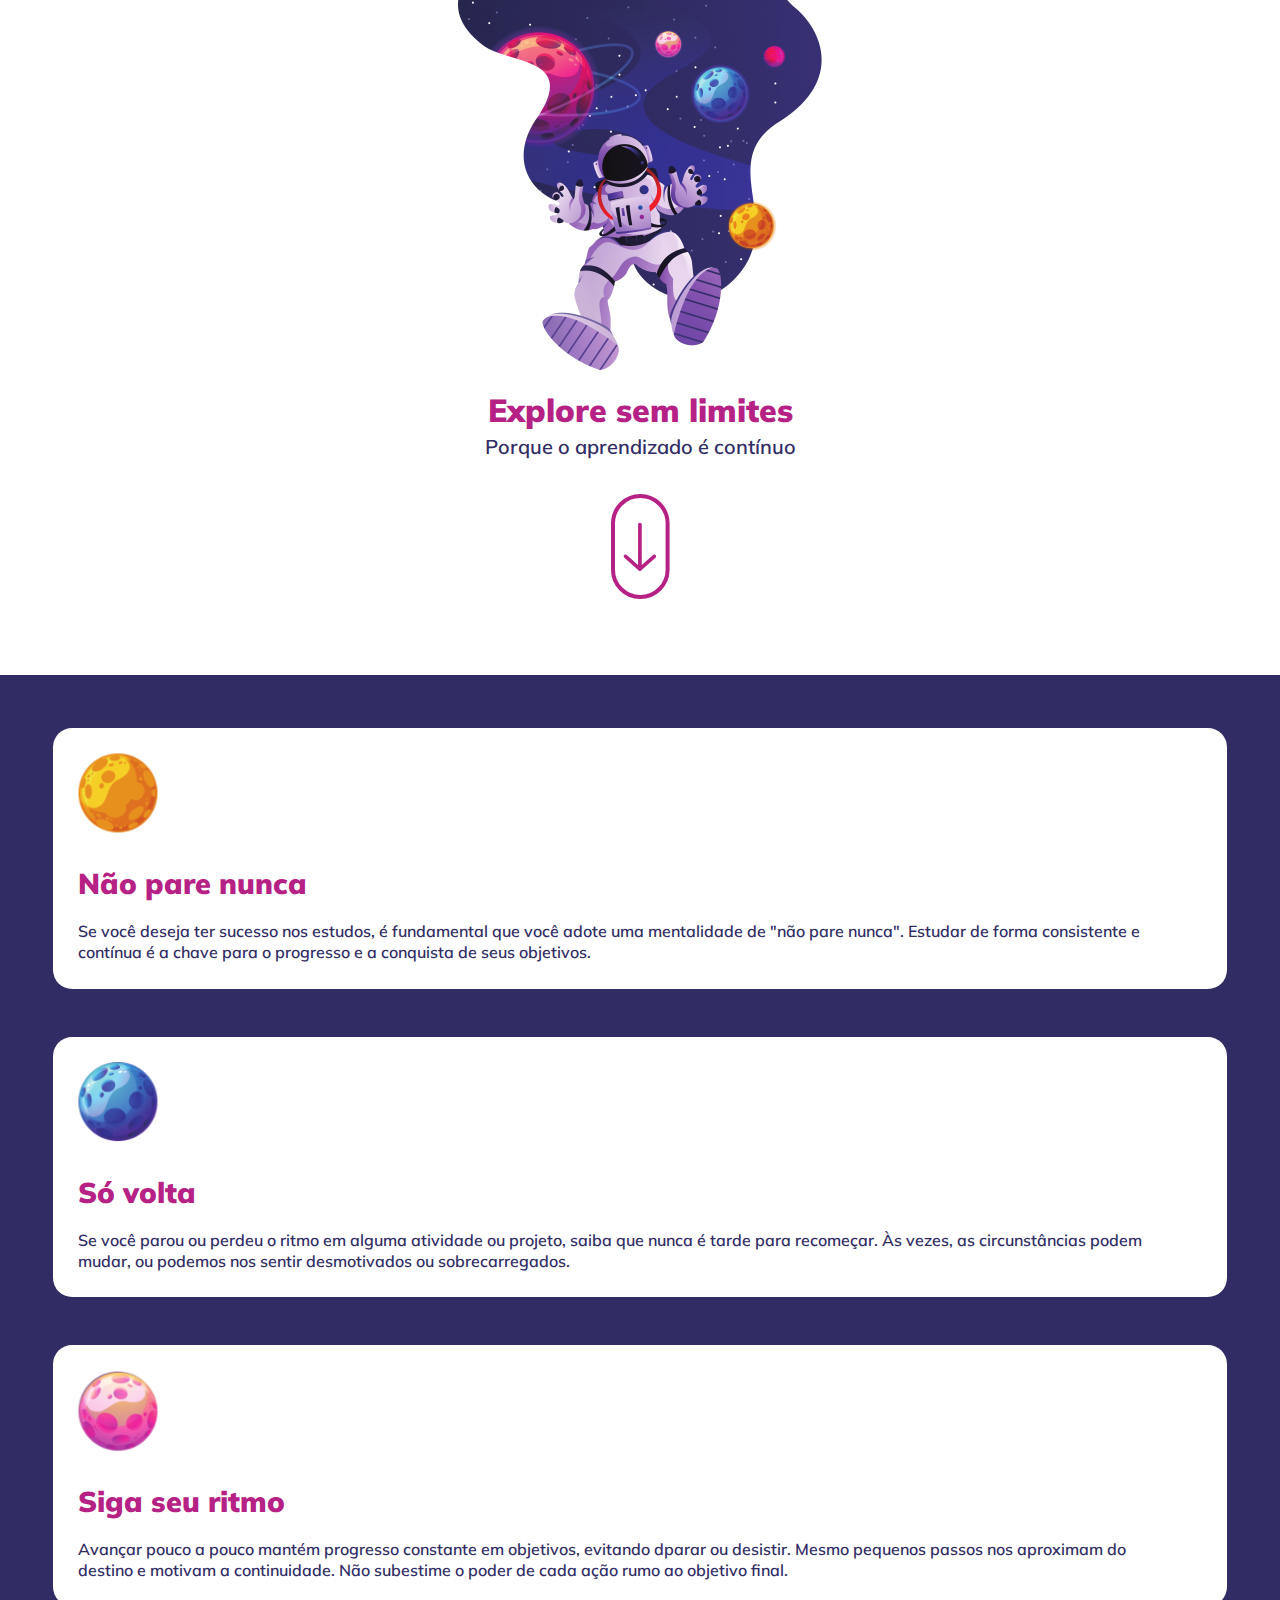
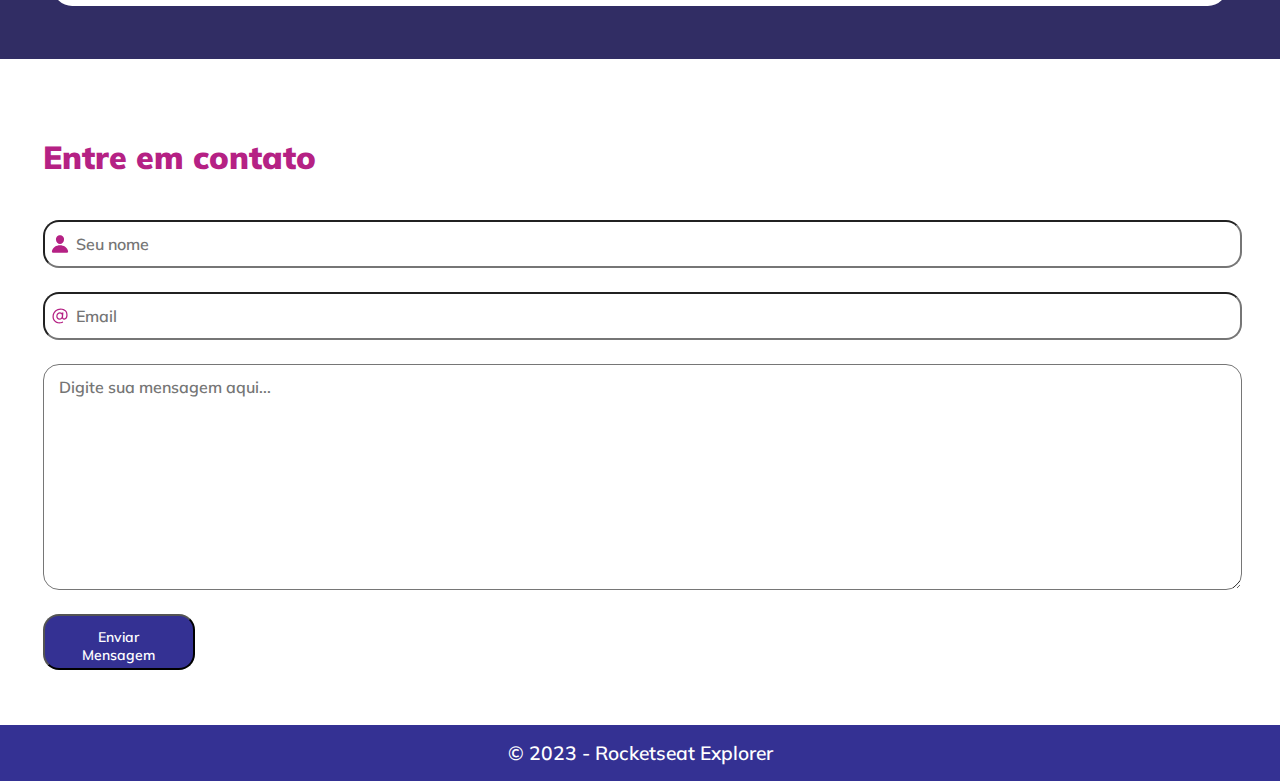
<file: DESAFIO_EXPLORE-SEM-LIMITES/index.html>
<!DOCTYPE html>
<html lang="pt-br">
<head>
  <link rel="preconnect" href="https://fonts.googleapis.com">
  <link rel="preconnect" href="https://fonts.gstatic.com" crossorigin>
  
  <meta charset="UTF-8">
  <meta name="viewport" content="width=device-width, initial-scale=1.0">
  <title>Desafio - Explore Sem Limites</title>
  
  <link href="https://fonts.googleapis.com/css2?family=Mulish:ital,wght@0,200..1000;1,200..1000&display=swap" rel="stylesheet">
  <link rel="stylesheet" href="style.css">
</head>

<body>
  <header>
    <div class="header-container">

      <div class="image-container" id="astronaut-image">
        <img src="public/images/header_img1.svg" alt="">
      </div>
      
      <div class="title-container">
        <h1>Explore sem limites</h1>
        <h2>Porque o aprendizado é contínuo</h2>
      </div>
      
      <div class="image-container" id="roll-button">
        <img src="public/images/header_img2.svg" alt="">
      </div>
      
    </div>

  </header>

  <main>
    <div class="figure-container">

      <figure>
        <img src="public/images/main_img1.svg" alt="">
        <figcaption>Não pare nunca</figcaption>
        <p>Se você deseja ter sucesso nos estudos, é fundamental que você adote uma mentalidade de "não pare nunca". Estudar de forma consistente e contínua é a chave para o progresso e a conquista de seus objetivos.</p>
      </figure>
      
      <figure>
        <img src="public/images/main_img2.svg" alt="">
        <figcaption>Só volta</figcaption>
        <p>Se você parou ou perdeu o ritmo em alguma atividade ou projeto, saiba que nunca é tarde para recomeçar. Às vezes, as circunstâncias podem mudar, ou podemos nos sentir desmotivados ou sobrecarregados.</p>
      </figure>
      
      <figure>
        <img src="public/images/main_img3.svg" alt="">
        <figcaption>Siga seu ritmo</figcaption>
        <p>Avançar pouco a pouco mantém progresso constante em objetivos, evitando  dparar ou desistir. Mesmo pequenos passos nos aproximam do destino e motivam a continuidade. Não subestime o poder de cada ação rumo ao objetivo final.</p>
      </figure>
    </div>

  </main>

  <form>

    <h2>Entre em contato</h2>

    <div class="form-container">
      <input type="text" class="icon-name-input" placeholder="Seu nome">
      <input type="text" class="icon-email-input" placeholder="Email">
      <textarea name="" id="" cols="30" rows="10" placeholder="Digite sua mensagem aqui..."></textarea>
      <button>Enviar Mensagem</button>

    </div>
  </form>

  <footer>
    <div class="footer-container">
      <p>© 2023 - Rocketseat Explorer</p>

    </div>
  </footer>

</body>
</html>
</file>
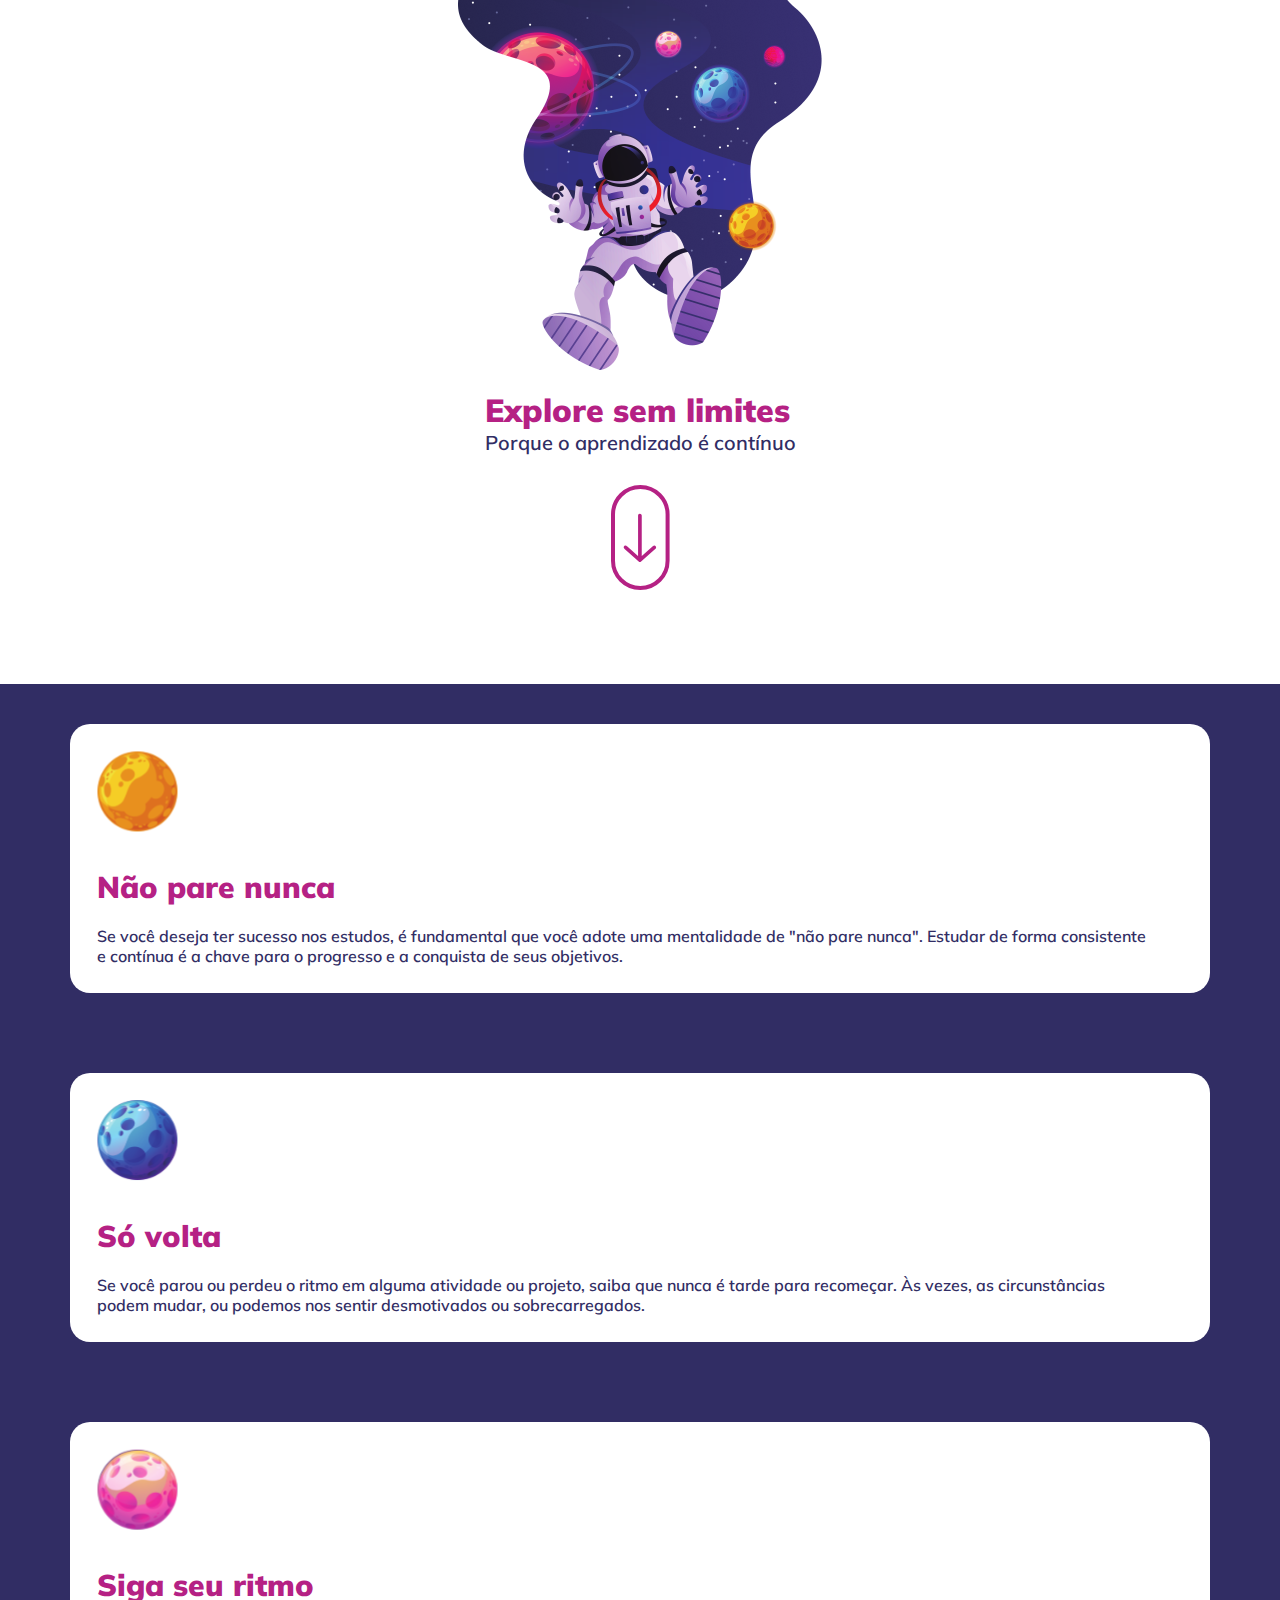
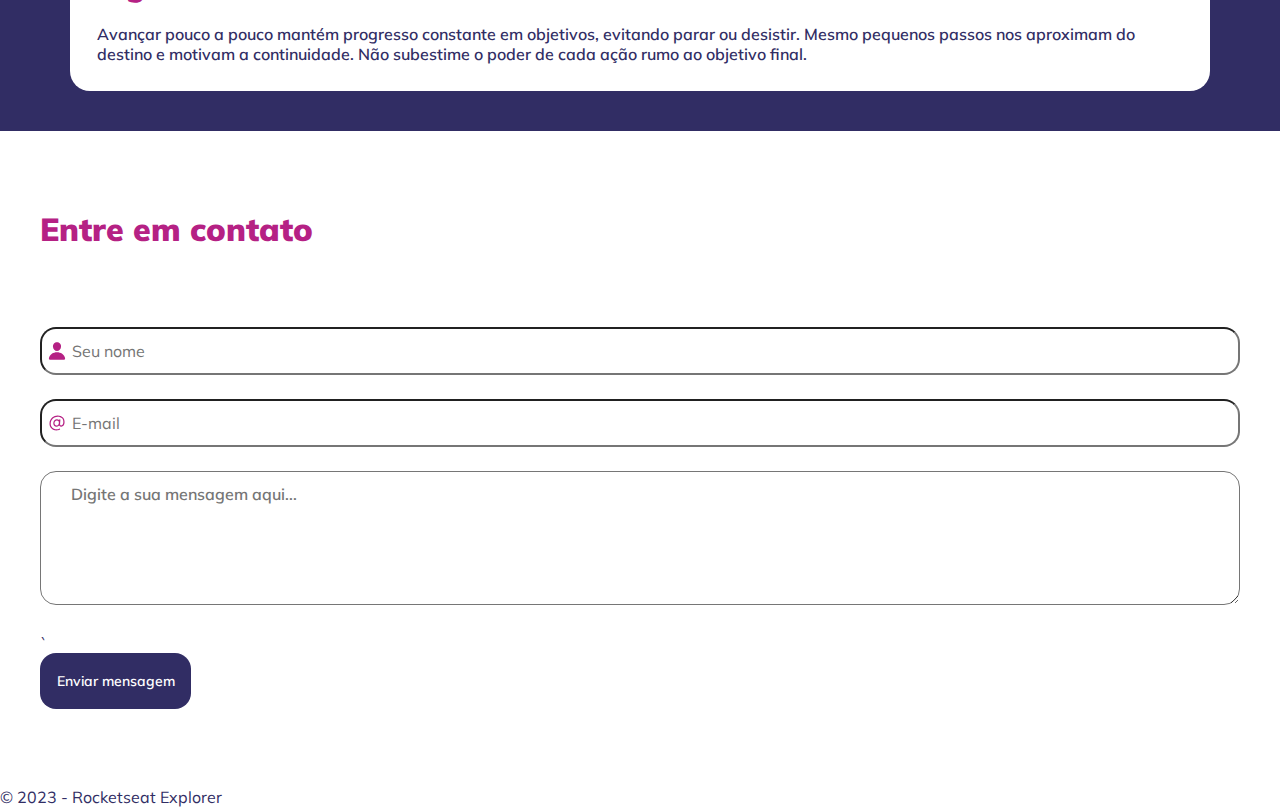
<file: DESAFIO_EXPLORE-SEM-LIMITES/backup/index.html>
<!DOCTYPE html>
<html lang="pt-br">
<head>
  <link rel="preconnect" href="https://fonts.googleapis.com">
  <link rel="preconnect" href="https://fonts.gstatic.com" crossorigin>
  
  <meta charset="UTF-8">
  <meta name="viewport" content="width=device-width, initial-scale=1.0">
  <title>Desafio - Explore sem limites!</title>

  <link href="https://fonts.googleapis.com/css2?family=Mulish:ital,wght@0,200..1000;1,200..1000&display=swap" rel="stylesheet">

  <link rel="stylesheet" href="style.css">
</head>
<body>
  
  <main>
    <div class="main-image-wrapper">
      <img src="images/main.svg" alt="">
    </div>
    <div class="main-content-wrapper">
      <h1>Explore sem limites</h1>
      <h2>Porque o aprendizado é contínuo</h2>
    </div>
    <div class="roll-image-wrapper">
      <img src="images/main_scroll.svg" alt="">
    </div>

  </main>

  <section class="figure-section">
    <figure>
      <figcaption>
        <img src="images/section_img1.svg" alt="">
        <h2>Não pare nunca</h2>
        <p>Se você deseja ter sucesso nos estudos, é fundamental que você adote uma mentalidade de "não pare nunca". Estudar de forma consistente e contínua é a chave para o progresso e a conquista de seus objetivos.</p>
      </figcaption>
    </figure>

    <figure>
      <figcaption>
        <img src="images/section_img2.svg" alt="">
        <h2>Só volta</h2>
        <p>Se você parou ou perdeu o ritmo em alguma atividade ou projeto, saiba que nunca é tarde para recomeçar. Às vezes, as circunstâncias podem mudar, ou podemos nos sentir desmotivados ou sobrecarregados.</p>
      </figcaption>
    </figure>

    <figure>
      <figcaption>
        <img src="images/section_img3.svg" alt="">
        <h2>Siga seu ritmo</h2>
        <p>Avançar pouco a pouco mantém progresso constante em objetivos, evitando parar ou desistir. Mesmo pequenos passos nos aproximam do destino e motivam a continuidade. Não subestime o poder de cada ação rumo ao objetivo final.</p>
      </figcaption>
    </figure>

 
  </section>

  <section>
    <form id="contact_us-form" class="form-container-wrapper">

      <h2>Entre em contato</h2>
      <div class="form-container">
        
  
        <fieldset>
          <div class="input-wrapper">
            <input type="text" class="icon-name-input" placeholder="Seu nome">
          </div>
        </fieldset>
  
        <fieldset>
          <div class="input-wrapper">
            <input type="text" class="icon-email-input" placeholder="E-mail">
          </div>
        </fieldset>
  
        <fieldset>
          <div class="input-wrapper">
            <textarea class="textarea-input" id="mentor-feedback" cols="30" rows="6" placeholder="Digite a sua mensagem aqui..."></textarea>   
          </div>
        </fieldset>
        `
        <div class="button-container">
          <input type="submit" class="button" form="contact_us-form" value="Enviar mensagem">
        </div>
      </div>      

    </form>
  </section>

  <footer>
    <p>© 2023 - Rocketseat Explorer</p>

  </footer>
</body>
</html>
</file>
<file: DESAFIO_EXPLORE-SEM-LIMITES/style.css>
* {
  margin: 0;
  padding: 0;
  box-sizing: border-box;
  text-decoration: none;
}

:root {
  font-family: "Mulish", sans-serif;
}

.header-container {
  display: flex;
  flex-direction: column;
  align-items: center;
  margin-bottom: 3.5rem;
}

.image-container {
  margin-bottom: 1rem;
}

.title-container {
  margin-bottom: 2.2rem;
}

.header-container .title-container {
  display: flex;
  flex-direction: column;
  align-items: center;
  gap: 0.3rem;
}

.title-container h1 {
  color: #B52184;
  font-size: 2rem;
  font-weight: 900;
  line-height: 2.5rem;
}

.title-container h2 {
  color: #312D64;
  font-weight: 600;
  font-size: 1.25rem;
  line-height: 1.5rem;
}

main {
  background-color: #312D64;
  padding: 3.3rem;
}

.figure-container {
  
  display: flex;
  flex-direction: column;
  align-items: center;
  gap: 3rem;

}

figure {
  display: flex;
  flex-direction: column;
  background-color: white;
  padding: 1.6rem 3.7rem 1.6rem 1.6rem;
  border-radius: 1.2rem;
}

figure img {
  width: 5rem;
  height: 5rem;
  margin-bottom: 2rem;
}

figure figcaption {
  font-size: 1.8rem;
  font-weight: 900;
  line-height: 2.3rem;
  color: #B52184;
  margin-bottom: 1.2rem;
}

figure p {
  font-size: 1rem;
  color: #312D64;
  font-weight: 600; 
  line-height: 1.3rem;
}

form {
  padding: 4.9rem 2.4rem 3.4rem 2.7rem;
}

form h2 {
  color: #B52184;
  font-size: 32px;
  font-weight: 900;
  margin-bottom: 2.7rem;
}

.form-container {
  display: flex;
  flex-direction: column;
  gap: 1.5rem;
}

input, textarea, button {
  border-radius: 1rem;
  padding: 0.75rem 1rem 0.75rem 0.9rem;

  color: #312D64;

  font-family: Mulish;
  font-size: 1rem;

  font-weight: 600;

}

input {
  height: 3rem;
}

.icon-name-input {
  background-image: url('public/images/form_img1.svg');
}

.icon-email-input {
  background-image: url('public/images/form_img2.svg');
}

.icon-name-input, .icon-email-input {
  padding-left: 1.9rem; /* espaço para o ícone */
  background-size: 1.25rem; /* ajuste conforme necessário */
  background-repeat: no-repeat;
  background-position: 0.3rem center; /* ajuste conforme necessário */
}

button {
  width: 9.5rem;
  height: 3.5rem;
  border-radius: 1rem;
  background-color: #343193;
  color: white;
  font-size: 0.875rem;
}

.footer-container {
  background-color: #343193;

  
  display: flex;
  flex-direction: column;
  align-items: center;
  padding: 1rem;
}

.footer-container p {

  font-size: 1.2rem;
  color: white;
  font-weight: 600;

}

@media (min-width: 1440px) {

  .header-container {
    display: grid;

    grid-template-areas:
    'title-container astronaut'
    'roll-button astronaut';
  }

  #astronaut-image {
    grid-area: astronaut;

  }

  #astronaut-image img {
    width: 70%;
    max-width: 70%;
    height: auto;
  }
  
  .title-container h1 , .title-container h2 {
    grid-area: title-container;
    width: 80%; /* Ou o valor desejado em porcentagem */
    max-width: 80%; /* Certifique-se de que não ultrapasse a largura do contêiner pai */
    margin-left: auto;
    margin-right: auto;
  }
  
  .title-container h1 {
    font-size: 3vw;
    margin-bottom: 1rem;
  }

  .title-container h2 {
    font-size: 2vw;
  }

  #roll-buitton {
    grid-area: roll-button;
  }

  .figure-container {
    flex-direction: row;
  }

  .image-container {
    margin-left: 6.8rem;
  }
}
</file>
<file: DESAFIO_EXPLORE-SEM-LIMITES/backup/style.css>
* {
  margin: 0;
  padding: 0;
  box-sizing: border-box;
  text-decoration: none;
}
:root {
  font-family: "Mulish", sans-serif;
  font-size: 16px;
  color: #312D64;
}

main {
  align-items: center;
  min-height: 680px;
  display: flex;
  flex-direction: column;
}

.main-image-wrapper {
  max-width: 730px;
  max-height: 730px;

  margin-bottom: 16px;
}

h1 {
  color: #B52184;
  font-size: 32px;
  font-weight: 900;
  
}

.main-content-wrapper h2 {
  font-size: 20px;
  font-weight: 600;
}

.roll-image-wrapper {
  padding-top: 30px;
  padding-bottom: 90px;
}

.figure-section {
  
  background-color: #312D64;

  display: flex;
  flex-direction: column;

}

figure {
  background-color: white;
  height: 100%;
  margin: 40px 70px;
  padding: 27px 60px 27px 27px;
  border-radius: 20px;
}

figcaption h2 {
  margin-top: 32px;
  color: #B52184;
  font-size: 30px;
  font-weight: 900;
}

figcaption p {
  margin-top: 20px;
  color: #312D64;
  font-weight: 600;
}



input, textarea {
  font-family: "Mulish", sans-serif;
  font-size: 16px;
  color: #312D64;
  font-weight: 600;
}

form {

}

.form-container-wrapper h2{
  color: #B52184;
  font-size: 32px;
  font-weight: 900;

  margin: 78px 40px;;
}

.form-container {
  margin: 78px 40px;
}

fieldset {
  margin-bottom: 24px;
  border: none;
}

input {
  height: 48px;
  width: 100%;
  border-radius: 16px;
}

textarea {
  width: 100%;
  border-radius: 16px;
}

.input-wrapper {
  position: relative;
}

.input-wrapper .icon-name-input, .input-wrapper .icon-email-input{
  padding-left: 30px; /* espaço para o ícone */
  background-size: 20px; /* ajuste conforme necessário */
  background-repeat: no-repeat;
  background-position: 5px center; /* ajuste conforme necessário */
  font-size: 16px;
  font-weight: 400;

}

.icon-name-input {
  background-image: url('images/form_person.svg'); /* caminho para a imagem do ícone */
}

.icon-email-input {
  background-image: url('images/form_email.svg'); /* caminho para a imagem do ícone */
}

.textarea-input {
  font-size: 16px;
  font-weight: 600;
  padding-top: 12px;
  padding-left: 30px;
}


.button {
  font-size: 14px;
  color: white;
  height: 56px;
  width: 151px;
  border: 0;
  border-radius: 16px;
  background: #312D64;
}
</file>
